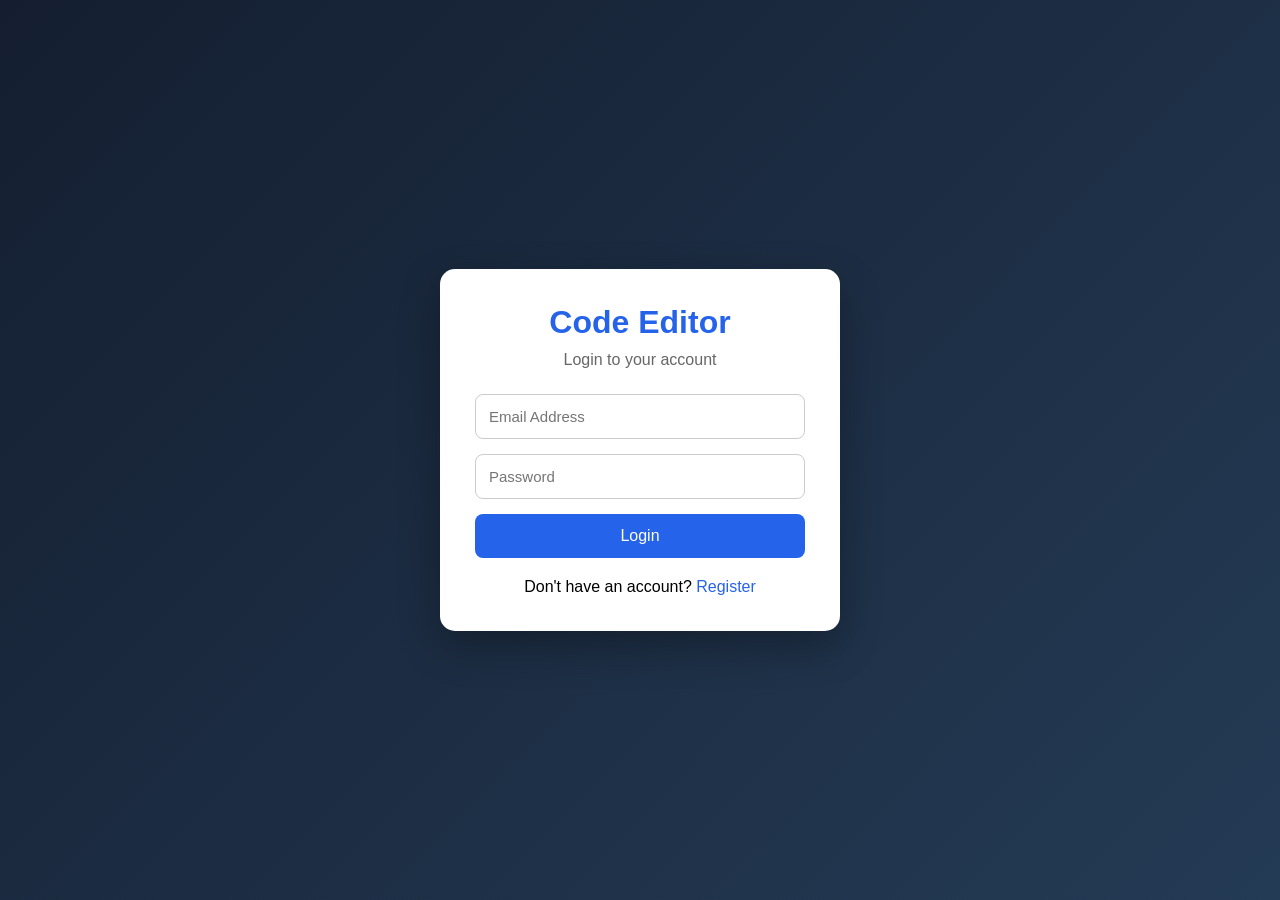
<file: src/main/resources/static/dashboard.html>
<!DOCTYPE html>
<html lang="en">

<head>

    <meta charset="UTF-8">

    <meta name="viewport"
          content="width=device-width, initial-scale=1.0">

    <title>Code Editor - Dashboard</title>


    <style>

        * {
            box-sizing: border-box;
            margin: 0;
            padding: 0;
            font-family: Arial, sans-serif;
        }

        body {

            min-height: 100vh;

            background: #f1f5f9;
        }


        header {

            background: #0f172a;

            color: white;

            padding: 18px 35px;

            display: flex;

            justify-content: space-between;

            align-items: center;
        }


        .logo {

            font-size: 24px;

            font-weight: bold;

            color: #60a5fa;
        }


        .logout {

            background: #ef4444;

            color: white;

            border: none;

            padding: 10px 18px;

            border-radius: 7px;

            cursor: pointer;
        }


        .container {

            padding: 40px;
        }


        .welcome {

            background: white;

            padding: 30px;

            border-radius: 15px;

            margin-bottom: 30px;

            box-shadow:
                0 5px 20px
                rgba(0,0,0,0.08);
        }


        .welcome h1 {

            color: #1e293b;

            margin-bottom: 10px;
        }


        .welcome p {

            color: #64748b;
        }


        .cards {

            display: grid;

            grid-template-columns:
                repeat(
                    auto-fit,
                    minmax(220px, 1fr)
                );

            gap: 25px;
        }


        .card {

            background: white;

            padding: 30px;

            border-radius: 15px;

            text-align: center;

            box-shadow:
                0 5px 20px
                rgba(0,0,0,0.08);
        }


        .card h2 {

            color: #2563eb;

            margin-bottom: 12px;
        }


        .card p {

            color: #64748b;

            margin-bottom: 20px;
        }


        .open-editor {

            display: inline-block;

            background: #2563eb;

            color: white;

            padding: 12px 20px;

            border-radius: 8px;

            text-decoration: none;
        }

    </style>

</head>


<body>


<header>

    <div class="logo">
        &lt;/&gt; Code Editor
    </div>


    <button
        class="logout"
        onclick="logout()">

        Logout

    </button>

</header>


<div class="container">


    <div class="welcome">

        <h1>
            Welcome,
            <span id="userName">
                User
            </span>! 👋
        </h1>

        <p>
            Welcome to your Code Editor Dashboard.
        </p>

    </div>


    <div class="cards">


        <div class="card">

            <h2>💻 Code Editor</h2>

            <p>
                Write and run HTML, CSS and
                JavaScript code.
            </p>

            <a
                href="index.html"
                class="open-editor">

                Open Editor

            </a>

        </div>


        <div class="card">

            <h2>👤 Profile</h2>

            <p>
                View your registered email
                address.
            </p>

            <strong id="userEmail"></strong>

        </div>


        <div class="card">

            <h2>🚀 Projects</h2>

            <p>
                Create and manage your
                coding projects.
            </p>

        </div>


    </div>

</div>


<script>

const user =
    JSON.parse(
        localStorage.getItem("user")
    );


if (!user) {

    window.location.href =
        "login.html";

}


if (user) {

    document
        .getElementById("userName")
        .textContent =
        user.name;


    document
        .getElementById("userEmail")
        .textContent =
        user.email;

}


function logout() {

    localStorage.removeItem("user");

    window.location.href =
        "login.html";

}

</script>


</body>

</html>
</file>
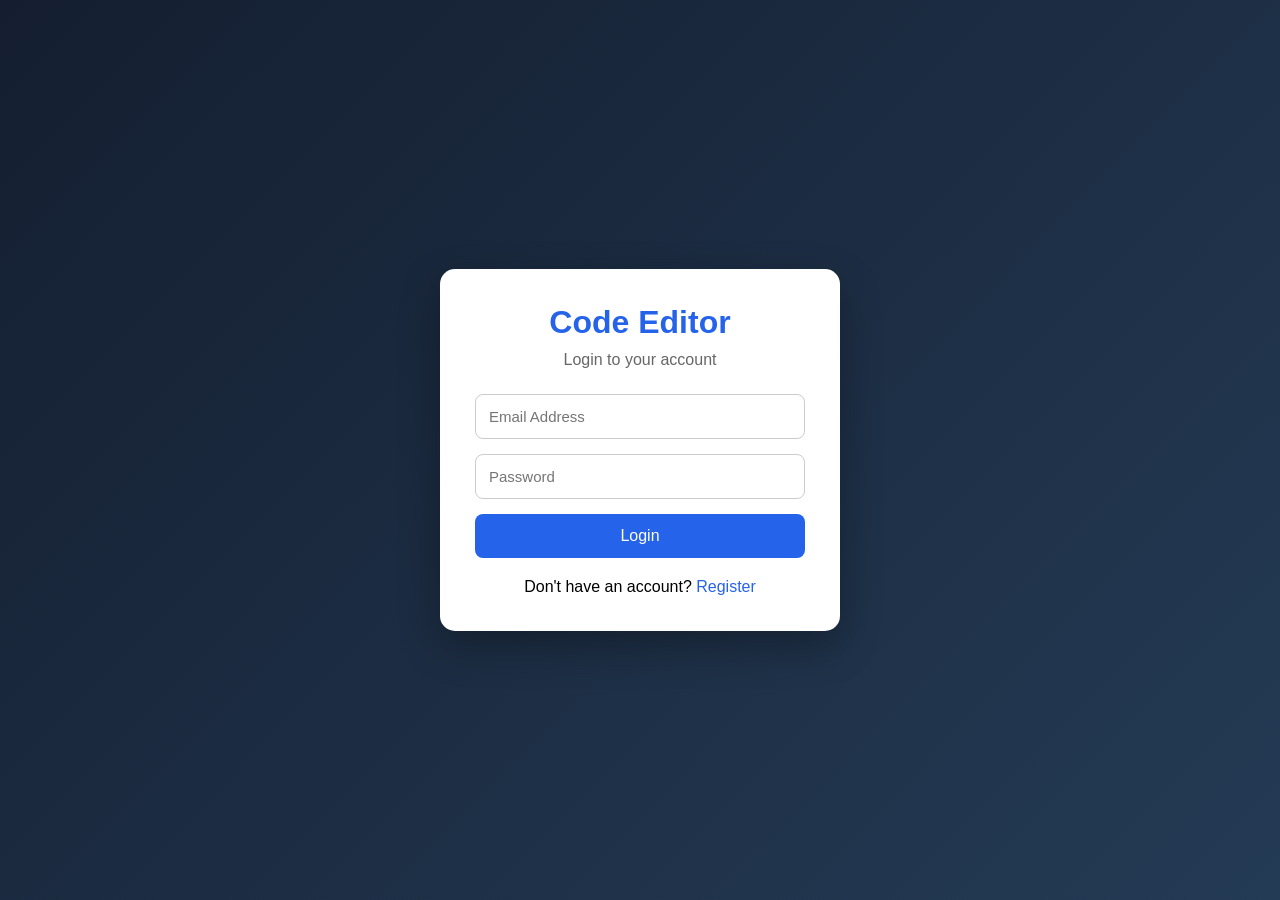
<file: src/main/resources/static/login.html>
<!DOCTYPE html>
<html lang="en">

<head>

    <meta charset="UTF-8">
    <meta name="viewport"
          content="width=device-width, initial-scale=1.0">

    <title>Code Editor - Login</title>

    <style>

        * {
            box-sizing: border-box;
            margin: 0;
            padding: 0;
            font-family: Arial, sans-serif;
        }

        body {
            min-height: 100vh;

            display: flex;
            justify-content: center;
            align-items: center;

            background:
                linear-gradient(
                    135deg,
                    #141e30,
                    #243b55
                );
        }

        .container {

            width: 400px;

            background: white;

            padding: 35px;

            border-radius: 15px;

            box-shadow:
                0 15px 40px
                rgba(0,0,0,0.3);
        }

        h1 {

            text-align: center;

            color: #2563eb;

            margin-bottom: 10px;
        }

        .subtitle {

            text-align: center;

            color: #666;

            margin-bottom: 25px;
        }

        input {

            width: 100%;

            padding: 13px;

            margin-bottom: 15px;

            border: 1px solid #ccc;

            border-radius: 8px;

            font-size: 15px;
        }

        button {

            width: 100%;

            padding: 13px;

            border: none;

            border-radius: 8px;

            background: #2563eb;

            color: white;

            font-size: 16px;

            cursor: pointer;
        }

        button:hover {

            background: #1d4ed8;
        }

        #message {

            text-align: center;

            margin-top: 15px;

            font-weight: bold;
        }

        .register-link {

            text-align: center;

            margin-top: 20px;
        }

        .register-link a {

            color: #2563eb;

            text-decoration: none;
        }

    </style>

</head>

<body>

<div class="container">

    <h1>Code Editor</h1>

    <p class="subtitle">
        Login to your account
    </p>


    <form id="loginForm">

        <input
            type="email"
            id="email"
            placeholder="Email Address"
            required
        >

        <input
            type="password"
            id="password"
            placeholder="Password"
            required
        >

        <button type="submit">
            Login
        </button>

    </form>


    <p id="message"></p>


    <div class="register-link">

        Don't have an account?

        <a href="register.html">
            Register
        </a>

    </div>

</div>


<script>

document
.getElementById("loginForm")
.addEventListener("submit", async function(event) {

    event.preventDefault();


    const email =
        document.getElementById("email").value;

    const password =
        document.getElementById("password").value;


    try {

        const response = await fetch(
            "/api/auth/login",
            {

                method: "POST",

                headers: {
                    "Content-Type":
                        "application/json"
                },

                body: JSON.stringify({

                    email: email,

                    password: password

                })

            }
        );


        const result = await response.json();

console.log("Login response:", result);

if (response.ok) {
    // Save logged-in user's information
    localStorage.setItem("user", JSON.stringify(result));

    // Go to dashboard
    window.location.href = "dashboard.html";
} else {
    message.textContent = result.message || "Login failed.";
    message.style.color = "red";
}


    } catch (error) {

        document
            .getElementById("message")
            .textContent =
            "Unable to connect to server.";

        document
            .getElementById("message")
            .style.color =
            "red";

    }

});

</script>

</body>

</html>
</file>
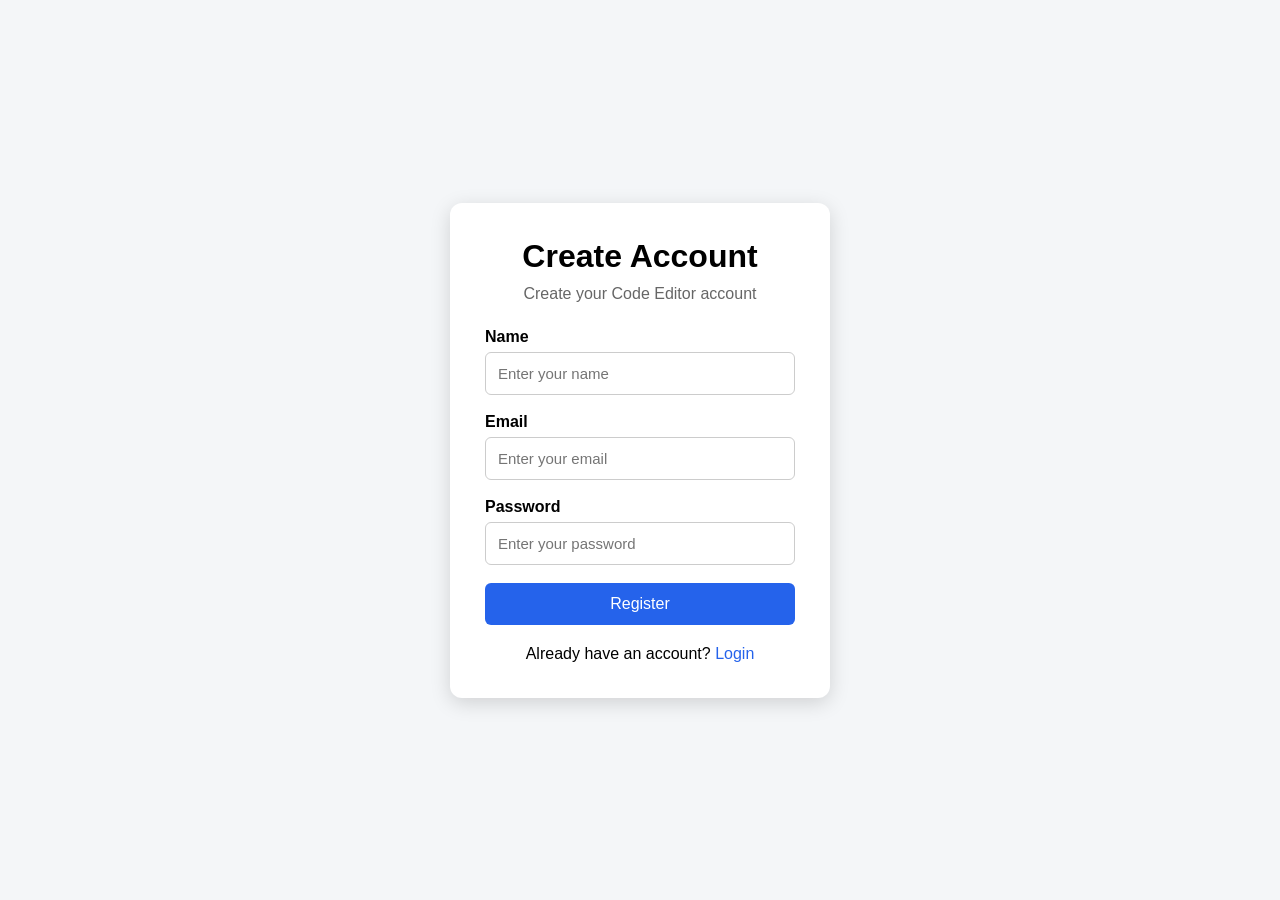
<file: src/main/resources/static/register.html>
<!DOCTYPE html>
<html lang="en">
<head>
    <meta charset="UTF-8">
    <meta name="viewport" content="width=device-width, initial-scale=1.0">
    <title>Code Editor - Register</title>

    <style>
        * {
            box-sizing: border-box;
            margin: 0;
            padding: 0;
            font-family: Arial, sans-serif;
        }

        body {
            min-height: 100vh;
            display: flex;
            justify-content: center;
            align-items: center;
            background: #f4f6f8;
        }

        .register-box {
            width: 380px;
            background: white;
            padding: 35px;
            border-radius: 12px;
            box-shadow: 0 5px 20px rgba(0, 0, 0, 0.15);
        }

        h1 {
            text-align: center;
            margin-bottom: 10px;
        }

        .subtitle {
            text-align: center;
            color: #666;
            margin-bottom: 25px;
        }

        label {
            display: block;
            margin-bottom: 6px;
            font-weight: bold;
        }

        input {
            width: 100%;
            padding: 12px;
            margin-bottom: 18px;
            border: 1px solid #ccc;
            border-radius: 6px;
            font-size: 15px;
        }

        button {
            width: 100%;
            padding: 12px;
            border: none;
            border-radius: 6px;
            background: #2563eb;
            color: white;
            font-size: 16px;
            cursor: pointer;
        }

        button:hover {
            background: #1d4ed8;
        }

        #message {
            margin-top: 15px;
            text-align: center;
            font-weight: bold;
        }

        .login-link {
            text-align: center;
            margin-top: 20px;
        }

        .login-link a {
            color: #2563eb;
            text-decoration: none;
        }
    </style>
</head>

<body>

<div class="register-box">

    <h1>Create Account</h1>

    <p class="subtitle">
        Create your Code Editor account
    </p>

    <form id="registerForm">

        <label for="name">Name</label>
        <input
            type="text"
            id="name"
            placeholder="Enter your name"
            required
        >

        <label for="email">Email</label>
        <input
            type="email"
            id="email"
            placeholder="Enter your email"
            required
        >

        <label for="password">Password</label>
        <input
            type="password"
            id="password"
            placeholder="Enter your password"
            required
        >

        <button type="submit">
            Register
        </button>

    </form>

    <p id="message"></p>

    <div class="login-link">
        Already have an account?
        <a href="/login.html">Login</a>
    </div>

</div>

<script>
    document.getElementById("registerForm").addEventListener("submit", async function(event) {

        event.preventDefault();

        const name = document.getElementById("name").value;
        const email = document.getElementById("email").value;
        const password = document.getElementById("password").value;

        const message = document.getElementById("message");

        try {

            const response = await fetch("/api/auth/register", {
                method: "POST",
                headers: {
                    "Content-Type": "application/json"
                },
                body: JSON.stringify({
                    name: name,
                    email: email,
                    password: password
                })
            });

            if (response.ok) {

                message.textContent = "Registration successful!";

                setTimeout(function() {
                    window.location.href = "/login.html";
                }, 1000);

            } else {

                const errorText = await response.text();

                message.textContent =
                    errorText || "Registration failed.";

            }

        } catch (error) {

            console.error(error);

            message.textContent =
                "Unable to connect to the server.";

        }

    });
</script>

</body>
</html>
</file>
